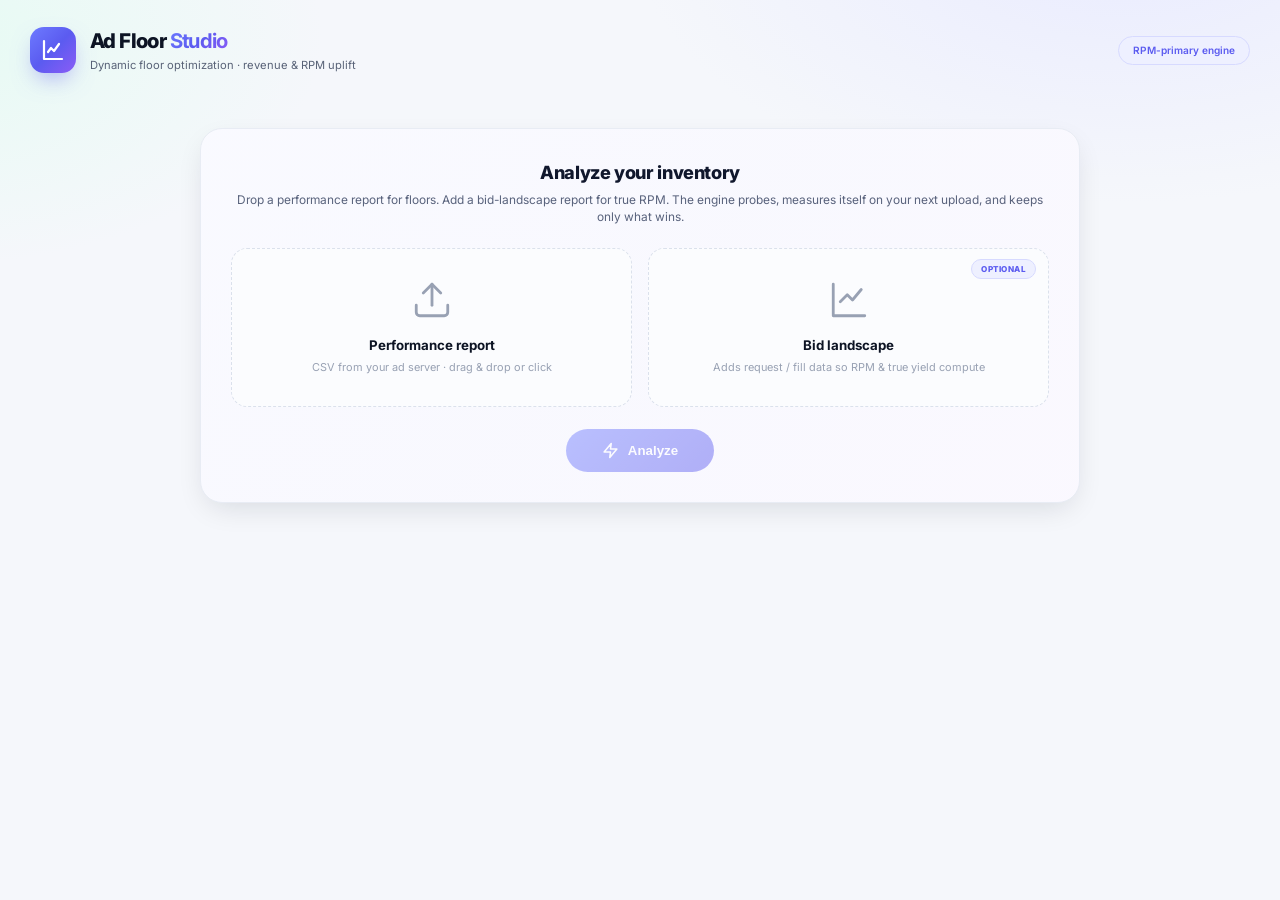
<file: templates/index.html>
<!DOCTYPE html>
<html lang="en">
<head>
    <meta charset="UTF-8">
    <meta name="viewport" content="width=device-width, initial-scale=1.0">
    <meta name="description" content="Dynamic floor price optimization for ad units.">
    <title>Ad Floor Studio</title>
    <link rel="preconnect" href="https://fonts.googleapis.com">
    <link href="https://fonts.googleapis.com/css2?family=Inter:wght@400;500;600;700;800&display=swap" rel="stylesheet">
    <link rel="stylesheet" href="/static/style.css?v=22">
</head>
<body>
<div class="app">

    <!-- Header -->
    <header class="hdr">
        <div class="hdr-l">
            <div class="logo">
                <svg viewBox="0 0 24 24" fill="none" stroke="currentColor" stroke-width="2.2" stroke-linecap="round" stroke-linejoin="round"><path d="M3 3v18h18"/><path d="M7 14l3-4 3 3 5-7"/></svg>
            </div>
            <div>
                <h1>Ad Floor <b>Studio</b></h1>
                <div class="sub">Dynamic floor optimization · revenue &amp; RPM uplift</div>
            </div>
        </div>
        <span class="hdr-pill">RPM-primary engine</span>
    </header>

    <!-- Upload -->
    <section class="upload-wrap" id="upload-wrap">
        <div class="upload-card">
            <div class="upload-head">
                <h2>Analyze your inventory</h2>
                <p>Drop a performance report for floors. Add a bid-landscape report for true RPM. The engine probes, measures itself on your next upload, and keeps only what wins.</p>
            </div>
            <div class="drops">
                <div class="drop" id="drop-main">
                    <svg class="ic" viewBox="0 0 24 24" fill="none" stroke="currentColor" stroke-width="1.6" stroke-linecap="round" stroke-linejoin="round"><path d="M21 15v4a2 2 0 0 1-2 2H5a2 2 0 0 1-2-2v-4"/><polyline points="17 8 12 3 7 8"/><line x1="12" y1="3" x2="12" y2="15"/></svg>
                    <h3>Performance report</h3>
                    <p>CSV from your ad server · drag &amp; drop or click</p>
                    <input type="file" id="file-main" accept=".csv" hidden>
                    <div class="file-chip" id="chip-main"><span id="name-main"></span><span class="x" id="x-main">&times;</span></div>
                </div>
                <div class="drop" id="drop-bid">
                    <span class="opt-tag">Optional</span>
                    <svg class="ic" viewBox="0 0 24 24" fill="none" stroke="currentColor" stroke-width="1.6" stroke-linecap="round" stroke-linejoin="round"><path d="M3 3v18h18"/><path d="M7 13l4-4 3 3 5-6"/></svg>
                    <h3>Bid landscape</h3>
                    <p>Adds request / fill data so RPM &amp; true yield compute</p>
                    <input type="file" id="file-bid" accept=".csv" hidden>
                    <div class="file-chip" id="chip-bid"><span id="name-bid"></span><span class="x" id="x-bid">&times;</span></div>
                </div>
            </div>
            <div class="analyze-row">
                <button class="btn-go" id="btn-go" disabled>
                    <svg width="17" height="17" viewBox="0 0 24 24" fill="none" stroke="currentColor" stroke-width="2.2" stroke-linecap="round" stroke-linejoin="round"><polygon points="13 2 3 14 12 14 11 22 21 10 12 10 13 2"/></svg>
                    Analyze
                </button>
            </div>
        </div>
    </section>

    <!-- Loading -->
    <div class="loader" id="loader">
        <div class="orbit"><span></span><span></span></div>
        <p>Crunching your inventory…</p>
        <small>Optimizing floors, projecting RPM, scoring outcomes</small>
    </div>

    <!-- Error -->
    <div class="err" id="err">
        <svg width="16" height="16" viewBox="0 0 24 24" fill="none" stroke="currentColor" stroke-width="2"><circle cx="12" cy="12" r="10"/><line x1="12" y1="8" x2="12" y2="13"/><line x1="12" y1="16.5" x2="12" y2="16.6"/></svg>
        <span id="err-msg"></span><span class="x" id="err-x">&times;</span>
    </div>

    <!-- Results -->
    <section class="results" id="results">

        <div class="kpis" id="kpis"></div>

        <h3 class="sec-title">Key insights</h3>
        <div class="insights" id="insights"></div>

        <div class="tabs" id="tabs">
            <span class="tab-glider" id="glider"></span>
            <button class="tab active" data-tab="basic">Country &amp; Device <span class="cnt" id="cnt-basic">0</span></button>
            <button class="tab" data-tab="detailed">Full Breakdown <span class="cnt" id="cnt-detailed">0</span></button>
            <button class="tab" data-tab="site">Sites</button>
            <button class="tab" data-tab="trends">Day-of-Week</button>
            <button class="tab" data-tab="history">History</button>
            <div class="tab-actions">
                <button class="btn-dl" id="btn-dl">
                    <svg width="14" height="14" viewBox="0 0 24 24" fill="none" stroke="currentColor" stroke-width="2.2" stroke-linecap="round" stroke-linejoin="round"><path d="M21 15v4a2 2 0 0 1-2 2H5a2 2 0 0 1-2-2v-4"/><polyline points="7 10 12 15 17 10"/><line x1="12" y1="15" x2="12" y2="3"/></svg>
                    Export CSV
                </button>
            </div>
        </div>

        <div class="meta" id="meta"></div>

        <div class="search" id="search">
            <svg width="16" height="16" viewBox="0 0 24 24" fill="none" stroke="currentColor" stroke-width="2"><circle cx="11" cy="11" r="8"/><line x1="21" y1="21" x2="16.65" y2="16.65"/></svg>
            <input type="text" id="search-in" placeholder="Search ad unit, country, device…">
        </div>

        <!-- Basic / Detailed share a host -->
        <div class="panel on" id="panel-basic"><div class="tbl-wrap"><table class="tbl" id="t-basic"></table></div></div>
        <div class="panel" id="panel-detailed"><div class="tbl-wrap"><table class="tbl" id="t-detailed"></table></div></div>

        <div class="panel" id="panel-site">
            <div class="sitekpis" id="site-kpis"></div>
            <div class="tbl-wrap"><table class="tbl" id="t-site"></table></div>
        </div>

        <div class="panel" id="panel-trends">
            <div class="trend-grid">
                <div class="card">
                    <h3>Network daily eCPM</h3>
                    <div class="bars" id="net-bars"></div>
                    <div class="note" id="net-note"></div>
                </div>
                <div class="card">
                    <h3>Site daily eCPM <select id="site-sel"></select></h3>
                    <div class="bars" id="site-bars"></div>
                    <div class="note" id="site-note"></div>
                </div>
            </div>
            <div class="card">
                <h3>Weekday vs weekend &amp; floor actions</h3>
                <div class="tbl-wrap" style="border:none;box-shadow:none"><table class="tbl" id="t-ww"></table></div>
            </div>
        </div>

        <div class="panel" id="panel-history"><div id="history"></div></div>

    </section>
</div>
<script src="/static/script.js?v=22"></script>
</body>
</html>
</file>
<file: static/style.css>
/* ════════════════════════════════════════════════════════════════════
   Ad Floor Studio — lightweight, animated, vanilla CSS
   ════════════════════════════════════════════════════════════════════ */
*,*::before,*::after{margin:0;padding:0;box-sizing:border-box}

:root{
    --bg:#f5f7fb;
    --surface:#ffffff;
    --surface-2:#fbfcfe;
    --border:#e8ecf4;
    --border-strong:#dbe1ec;
    --text:#0d1424;
    --text-2:#586277;
    --text-3:#98a1b3;
    --indigo:#5b5bf0;
    --indigo-2:#7c4dff;
    --indigo-soft:#eef0ff;
    --accent-grad:linear-gradient(135deg,#6d7bff 0%,#5b5bf0 50%,#8b5cf6 100%);
    --green:#0fae6e;--green-bg:#e9faf2;--green-bdr:#b7eccf;
    --red:#f0436a;--red-bg:#fdedf1;--red-bdr:#fac6d3;
    --amber:#e08600;--amber-bg:#fff6e6;
    --grey:#64748b;--grey-bg:#f3f5f9;--grey-bdr:#e3e8f0;
    --r:10px;--r-lg:16px;--r-xl:22px;
    --sh-xs:0 1px 2px rgba(13,20,36,.05);
    --sh-sm:0 2px 8px -2px rgba(13,20,36,.08);
    --sh-md:0 10px 30px -8px rgba(13,20,36,.14);
    --sh-lg:0 24px 60px -16px rgba(40,40,120,.28);
    --ease:cubic-bezier(.22,.61,.36,1);
    --ease-out:cubic-bezier(.16,1,.3,1);
}

html{font-size:14px}
body{
    font-family:'Inter',-apple-system,BlinkMacSystemFont,'Segoe UI',sans-serif;
    color:var(--text);line-height:1.5;min-height:100vh;-webkit-font-smoothing:antialiased;
    background:
        radial-gradient(900px 500px at 88% -8%,#e9ebff 0%,transparent 55%),
        radial-gradient(800px 460px at -6% 4%,#e6fbf3 0%,transparent 50%),
        var(--bg);
    background-attachment:fixed;
}
::selection{background:var(--indigo);color:#fff}

/* scrollbars */
*::-webkit-scrollbar{width:10px;height:10px}
*::-webkit-scrollbar-thumb{background:#cfd6e4;border-radius:20px;border:2px solid transparent;background-clip:content-box}
*::-webkit-scrollbar-thumb:hover{background:#b6bfd2;background-clip:content-box}

.app{max-width:1320px;margin:0 auto;padding:0 26px 80px}

/* ─── Header ─────────────────────────────────────────────────── */
.hdr{display:flex;align-items:center;justify-content:space-between;padding:26px 4px 22px;animation:drop .6s var(--ease-out) both}
.hdr-l{display:flex;align-items:center;gap:14px}
.logo{width:46px;height:46px;border-radius:14px;background:var(--accent-grad);display:grid;place-items:center;color:#fff;
    box-shadow:0 10px 24px -8px rgba(91,91,240,.6);animation:float 5s ease-in-out infinite}
.logo svg{width:24px;height:24px}
.hdr h1{font-size:1.45rem;font-weight:800;letter-spacing:-.03em}
.hdr h1 b{background:var(--accent-grad);-webkit-background-clip:text;background-clip:text;-webkit-text-fill-color:transparent}
.hdr .sub{font-size:.8rem;color:var(--text-2);margin-top:1px}
.hdr-pill{font-size:.72rem;font-weight:600;color:var(--indigo);background:var(--indigo-soft);
    border:1px solid #d7daff;border-radius:30px;padding:6px 14px}

/* ─── Upload ─────────────────────────────────────────────────── */
.upload-wrap{display:flex;justify-content:center;padding:32px 0 8px;animation:rise .7s var(--ease-out) both}
.upload-card{width:100%;max-width:880px;background:var(--surface);border:1px solid var(--border);
    border-radius:var(--r-xl);padding:30px;box-shadow:var(--sh-md);position:relative;overflow:hidden}
.upload-card::before{content:'';position:absolute;inset:0;background:var(--accent-grad);opacity:.04;pointer-events:none}
.upload-head{text-align:center;margin-bottom:22px}
.upload-head h2{font-size:1.3rem;font-weight:800;letter-spacing:-.02em}
.upload-head p{color:var(--text-2);font-size:.85rem;margin-top:4px}
.drops{display:grid;grid-template-columns:repeat(auto-fit,minmax(220px,1fr));gap:16px}
.drop{position:relative;border:1.5px dashed var(--border-strong);border-radius:var(--r-lg);padding:30px 20px;
    text-align:center;cursor:pointer;transition:all .25s var(--ease);background:var(--surface-2)}
.drop:hover{border-color:var(--indigo);background:var(--indigo-soft);transform:translateY(-3px);box-shadow:var(--sh-sm)}
.drop.drag{border-color:var(--indigo);background:var(--indigo-soft);transform:scale(1.015)}
.drop.filled{border-style:solid;border-color:var(--green);background:var(--green-bg)}
.drop .ic{width:42px;height:42px;color:var(--text-3);margin:0 auto 10px;transition:color .25s,transform .25s}
.drop:hover .ic{color:var(--indigo);transform:translateY(-2px)}
.drop.filled .ic{color:var(--green)}
.drop h3{font-size:.95rem;font-weight:700}
.drop p{font-size:.78rem;color:var(--text-3);margin-top:3px}
.opt-tag{position:absolute;top:10px;right:12px;font-size:.58rem;font-weight:800;letter-spacing:.06em;text-transform:uppercase;
    color:var(--indigo);background:var(--indigo-soft);border:1px solid #d7daff;border-radius:20px;padding:3px 9px}
.file-chip{display:none;align-items:center;gap:7px;justify-content:center;margin-top:12px;font-size:.78rem;
    font-weight:600;color:var(--green);animation:pop .35s var(--ease-out)}
.file-chip .x{cursor:pointer;color:var(--text-3);font-size:1rem;line-height:1;padding:0 2px}
.file-chip .x:hover{color:var(--red)}
.analyze-row{display:flex;justify-content:center;margin-top:22px}
.btn-go{display:inline-flex;align-items:center;gap:9px;padding:13px 36px;font-size:.95rem;font-weight:700;color:#fff;
    background:var(--accent-grad);background-size:200% 100%;border:none;border-radius:30px;cursor:pointer;
    box-shadow:0 12px 26px -10px rgba(91,91,240,.7);transition:all .3s var(--ease);background-position:0 0}
.btn-go:hover:not(:disabled){background-position:100% 0;transform:translateY(-2px);box-shadow:0 16px 32px -10px rgba(91,91,240,.8)}
.btn-go:active:not(:disabled){transform:translateY(0)}
.btn-go:disabled{opacity:.45;cursor:not-allowed;box-shadow:none}

/* ─── Loading ────────────────────────────────────────────────── */
.loader{display:none;flex-direction:column;align-items:center;gap:18px;padding:70px 0;animation:fade .3s}
.loader.on{display:flex}
.orbit{width:54px;height:54px;position:relative}
.orbit span{position:absolute;inset:0;border:3px solid transparent;border-radius:50%}
.orbit span:nth-child(1){border-top-color:var(--indigo);animation:spin .9s linear infinite}
.orbit span:nth-child(2){border-right-color:var(--indigo-2);animation:spin 1.4s linear infinite reverse;inset:7px}
.loader p{font-weight:600;color:var(--text-2)}
.loader small{color:var(--text-3);font-size:.78rem}

/* ─── Error ──────────────────────────────────────────────────── */
.err{display:none;align-items:center;gap:9px;background:var(--red-bg);border:1px solid var(--red-bdr);
    border-radius:var(--r);padding:12px 16px;margin:16px 0;color:var(--red);font-size:.83rem;font-weight:600;animation:pop .3s}
.err.on{display:flex}
.err .x{margin-left:auto;cursor:pointer;opacity:.6}.err .x:hover{opacity:1}

/* ─── Results ────────────────────────────────────────────────── */
.results{display:none}
.results.on{display:block;animation:fade .4s}

/* KPI strip */
.kpis{display:grid;grid-template-columns:repeat(auto-fit,minmax(180px,1fr));gap:16px;margin:28px 0}
.kpi{position:relative;overflow:hidden;background:var(--surface);border:1px solid var(--border);border-radius:var(--r-lg);
    padding:18px 20px;box-shadow:var(--sh-xs);opacity:0;transform:translateY(14px);
    animation:rise .55s var(--ease-out) forwards;transition:transform .25s var(--ease),box-shadow .25s}
.kpi:hover{transform:translateY(-4px);box-shadow:var(--sh-md)}
.kpi::after{content:'';position:absolute;left:0;top:0;bottom:0;width:4px;background:var(--accent-grad);
    transform:scaleY(0);transform-origin:top;animation:growY .6s var(--ease-out) .2s forwards}
.kpi.up::after{background:linear-gradient(180deg,#22c55e,#0fae6e)}
.kpi.down::after{background:linear-gradient(180deg,#fb7185,#f0436a)}
.kpi .lbl{font-size:.68rem;font-weight:700;letter-spacing:.07em;text-transform:uppercase;color:var(--text-3)}
.kpi .val{font-size:1.85rem;font-weight:800;letter-spacing:-.02em;margin-top:6px;line-height:1.05;font-variant-numeric:tabular-nums}
.kpi .sub{font-size:.72rem;color:var(--text-2);margin-top:4px}
.kpi .sub.pos{color:var(--green);font-weight:700}.kpi .sub.neg{color:var(--red);font-weight:700}

/* Insights */
.sec-title{font-size:.95rem;font-weight:700;margin:6px 2px 14px}
.insights{display:grid;grid-template-columns:repeat(auto-fit,minmax(250px,1fr));gap:14px;margin-bottom:26px}
.ins{background:var(--surface);border:1px solid var(--border);border-radius:var(--r-lg);padding:16px 18px;
    box-shadow:var(--sh-xs);opacity:0;transform:translateY(14px);animation:rise .5s var(--ease-out) forwards;
    transition:transform .25s,box-shadow .25s}
.ins:hover{transform:translateY(-3px);box-shadow:var(--sh-sm)}
.ins h4{font-size:.82rem;font-weight:700;display:flex;align-items:center;gap:7px;margin-bottom:9px}
.ins .em{font-size:.95rem}
.ins ul{list-style:none}
.ins li{font-size:.76rem;color:var(--text-2);padding:4px 0;line-height:1.45;border-bottom:1px solid var(--border)}
.ins li:last-child{border-bottom:none}

/* Tabs */
.tabs{position:relative;display:flex;align-items:center;gap:4px;flex-wrap:wrap;
    background:var(--surface);border:1px solid var(--border);border-radius:30px;padding:5px;margin-bottom:18px;box-shadow:var(--sh-xs)}
.tab{position:relative;z-index:1;display:inline-flex;align-items:center;gap:6px;padding:9px 16px;font-size:.8rem;
    font-weight:600;color:var(--text-2);background:none;border:none;border-radius:24px;cursor:pointer;transition:color .25s;white-space:nowrap}
.tab:hover{color:var(--text)}
.tab.active{color:#fff}
.tab .cnt{font-size:.66rem;background:var(--grey-bg);color:var(--text-2);padding:1px 7px;border-radius:20px;font-weight:700;transition:all .25s}
.tab.active .cnt{background:rgba(255,255,255,.25);color:#fff}
.tab-glider{position:absolute;z-index:0;top:5px;height:calc(100% - 10px);border-radius:24px;background:var(--accent-grad);
    box-shadow:0 6px 16px -6px rgba(91,91,240,.7);transition:transform .35s var(--ease),width .35s var(--ease);left:0}
.tab-actions{margin-left:auto;display:flex;gap:8px;padding-right:4px}
.btn-dl{display:inline-flex;align-items:center;gap:6px;padding:8px 15px;font-size:.78rem;font-weight:700;color:var(--indigo);
    background:var(--indigo-soft);border:1px solid #d7daff;border-radius:24px;cursor:pointer;transition:all .25s}
.btn-dl:hover{background:var(--indigo);color:#fff;transform:translateY(-1px)}

.meta{font-size:.74rem;color:var(--text-3);margin:0 4px 12px}

/* Search */
.search{position:relative;margin-bottom:14px;display:none}
.search.on{display:block;animation:fade .3s}
.search svg{position:absolute;left:14px;top:50%;transform:translateY(-50%);color:var(--text-3)}
.search input{width:100%;background:var(--surface);border:1px solid var(--border);border-radius:24px;
    padding:11px 16px 11px 42px;color:var(--text);font:inherit;font-size:.85rem;outline:none;box-shadow:var(--sh-xs);transition:.2s}
.search input:focus{border-color:var(--indigo);box-shadow:0 0 0 4px var(--indigo-soft)}

/* Panels */
.panel{display:none}.panel.on{display:block;animation:fade .35s}

/* Tables */
.tbl-wrap{overflow-x:auto;background:var(--surface);border:1px solid var(--border);border-radius:var(--r-lg);box-shadow:var(--sh-xs)}
table.tbl{width:100%;border-collapse:collapse;font-size:.8rem}
.tbl thead th{position:sticky;top:0;z-index:2;background:var(--surface-2);text-align:left;padding:11px 13px;
    font-size:.68rem;font-weight:700;text-transform:uppercase;letter-spacing:.05em;color:var(--text-3);
    border-bottom:1px solid var(--border);white-space:nowrap;user-select:none}
.tbl th.s{cursor:pointer;transition:color .2s}.tbl th.s:hover{color:var(--indigo)}
.tbl th.asc::after{content:' ▲';font-size:.55rem;color:var(--indigo)}
.tbl th.desc::after{content:' ▼';font-size:.55rem;color:var(--indigo)}
.tbl td{padding:10px 13px;border-bottom:1px solid var(--border);vertical-align:middle;white-space:nowrap}
.tbl tbody tr{transition:background .15s}
.tbl tbody tr:hover{background:var(--surface-2)}
.tbl tbody tr:last-child td{border-bottom:none}
.tbl td.au{max-width:230px;overflow:hidden;text-overflow:ellipsis;font-weight:600}
.tbl td.reason{max-width:280px;white-space:normal;font-size:.73rem;color:var(--text-2);line-height:1.4}
.tbl td.num{text-align:right;font-variant-numeric:tabular-nums}
.tr-in{animation:rowIn .4s var(--ease-out) both}
.lft-inc{box-shadow:inset 3px 0 0 var(--green)}
.lft-dec{box-shadow:inset 3px 0 0 var(--red)}

/* badges */
.bdg{display:inline-block;padding:2px 10px;border-radius:20px;font-size:.66rem;font-weight:700;text-transform:uppercase;letter-spacing:.03em}
.bdg.inc{background:var(--green-bg);color:var(--green);border:1px solid var(--green-bdr)}
.bdg.dec{background:var(--red-bg);color:var(--red);border:1px solid var(--red-bdr)}
.bdg.nc{background:var(--grey-bg);color:var(--grey);border:1px solid var(--grey-bdr)}
.conf-High{color:var(--green);font-weight:700}
.conf-Medium{color:var(--amber);font-weight:700}
.conf-Low{color:var(--text-3);font-weight:600}
.empty{text-align:center;padding:48px;color:var(--text-3)}

/* Site cards + rev bar */
.sitekpis{display:grid;grid-template-columns:repeat(auto-fit,minmax(170px,1fr));gap:14px;margin-bottom:18px}
.revbar{height:8px;background:var(--grey-bg);border-radius:6px;min-width:80px;overflow:hidden;flex:1}
.revbar i{display:block;height:100%;border-radius:6px;background:var(--accent-grad);width:0;transition:width 1s var(--ease-out)}
.revcell{display:flex;align-items:center;gap:9px}
.revcell span{font-size:.74rem;color:var(--text-2);min-width:42px;text-align:right}

/* Trends */
.trend-grid{display:grid;grid-template-columns:1fr 1fr;gap:18px;margin-bottom:22px}
@media(max-width:820px){.trend-grid{grid-template-columns:1fr}}
.card{background:var(--surface);border:1px solid var(--border);border-radius:var(--r-lg);padding:20px;box-shadow:var(--sh-xs)}
.card h3{font-size:.9rem;font-weight:700;margin-bottom:16px;display:flex;justify-content:space-between;align-items:center}
.card select{background:var(--surface-2);border:1px solid var(--border);border-radius:8px;padding:5px 10px;font:inherit;font-size:.78rem;color:var(--text);outline:none;cursor:pointer}
.bars .row{display:flex;align-items:center;gap:10px;margin-bottom:11px}
.bars .day{width:84px;font-size:.78rem;font-weight:600;color:var(--text-2)}
.bars .track{flex:1;height:18px;background:var(--grey-bg);border-radius:6px;overflow:hidden}
.bars .fill{height:100%;width:0;border-radius:6px;background:var(--accent-grad);transition:width .9s var(--ease-out)}
.bars .fill.best{background:linear-gradient(90deg,#22c55e,#0fae6e)}
.bars .fill.worst{background:linear-gradient(90deg,#fb7185,#f0436a)}
.bars .v{width:120px;text-align:right;font-size:.76rem;font-weight:600;color:var(--text-2);font-variant-numeric:tabular-nums}
.note{margin-top:16px;padding:13px;background:var(--surface-2);border-radius:var(--r);font-size:.8rem;color:var(--text-2);line-height:1.5}

/* generic fade-up util used for staggering sections */
.reveal{opacity:0;transform:translateY(16px);animation:rise .55s var(--ease-out) forwards}

/* ─── Keyframes ──────────────────────────────────────────────── */
@keyframes spin{to{transform:rotate(360deg)}}
@keyframes fade{from{opacity:0}to{opacity:1}}
@keyframes pop{from{opacity:0;transform:scale(.9)}to{opacity:1;transform:scale(1)}}
@keyframes rise{from{opacity:0;transform:translateY(16px)}to{opacity:1;transform:translateY(0)}}
@keyframes drop{from{opacity:0;transform:translateY(-14px)}to{opacity:1;transform:translateY(0)}}
@keyframes rowIn{from{opacity:0;transform:translateY(8px)}to{opacity:1;transform:translateY(0)}}
@keyframes growY{to{transform:scaleY(1)}}
@keyframes float{0%,100%{transform:translateY(0)}50%{transform:translateY(-5px)}}

@media(prefers-reduced-motion:reduce){
    *{animation-duration:.01ms!important;animation-iteration-count:1!important;transition-duration:.01ms!important}
}
@media(max-width:768px){.app{padding:0 14px 50px}.hdr-pill{display:none}}
</file>
